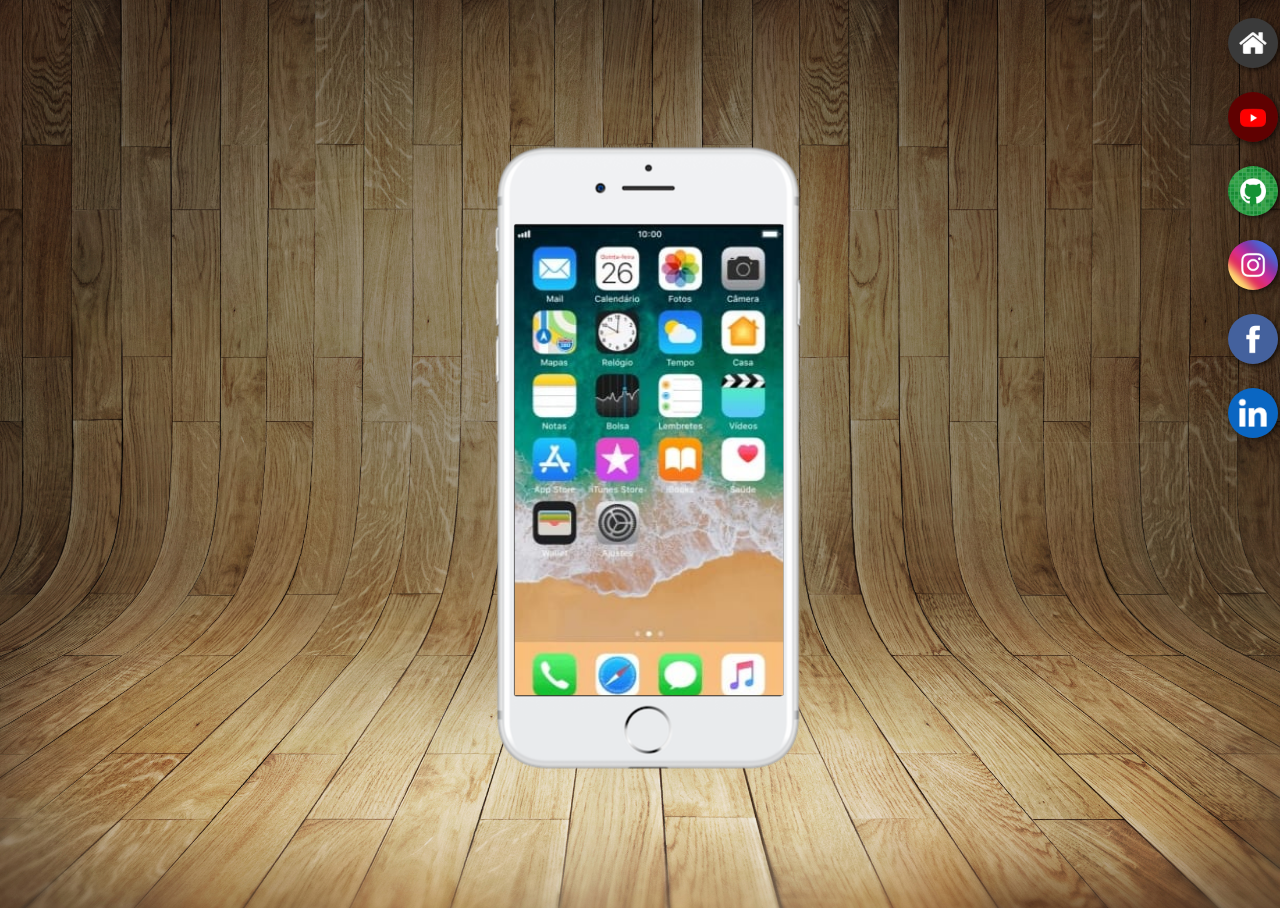
<file: index.html>
<!DOCTYPE html>
<html lang="en">
<head>
    <meta charset="UTF-8">
    <meta http-equiv="X-UA-Compatible" content="IE=edge">
    <meta name="viewport" content="width=device-width, initial-scale=1.0">
    <title>Document</title>
    <link rel="stylesheet" href="estilo/estyle.css">
    
</head>
<body>
    <main>
        <section id="telefone">
        
            <iframe src="home.html" name="tela" id="tela" frameborder="0">
                Seu navegador não é compativel com esse iframe!!!
            </iframe>
        </section>
        <section id="rede-sociais">

            <a href="home.html" target="tela"> <img src="imagens/logo-home.jpg" alt="home"><a><br>
            <a href="youtube.html" target="tela"> <img src="imagens/logo-youtube.jpg" alt="Youtube"></a><br>
            <a href="git.hub.html" target="tela"><img src="imagens/logo-github.jpg" alt="Github"></a><br>
            <a href="instagram.html" target="tela"><img src="imagens/logo-instagram.jpg" alt="Instagram"></a><br>
            <a href="facebook.html" target="tela"><img src="imagens/logo-facebook.jpg" alt="Facebook"></a><br>
            <a href="linkedin.html" target="tela"><img src="imagens/linkedin.png" alt="Linkedin"></a>
        </section>
    </main>
    
</body>
</html>
</file>
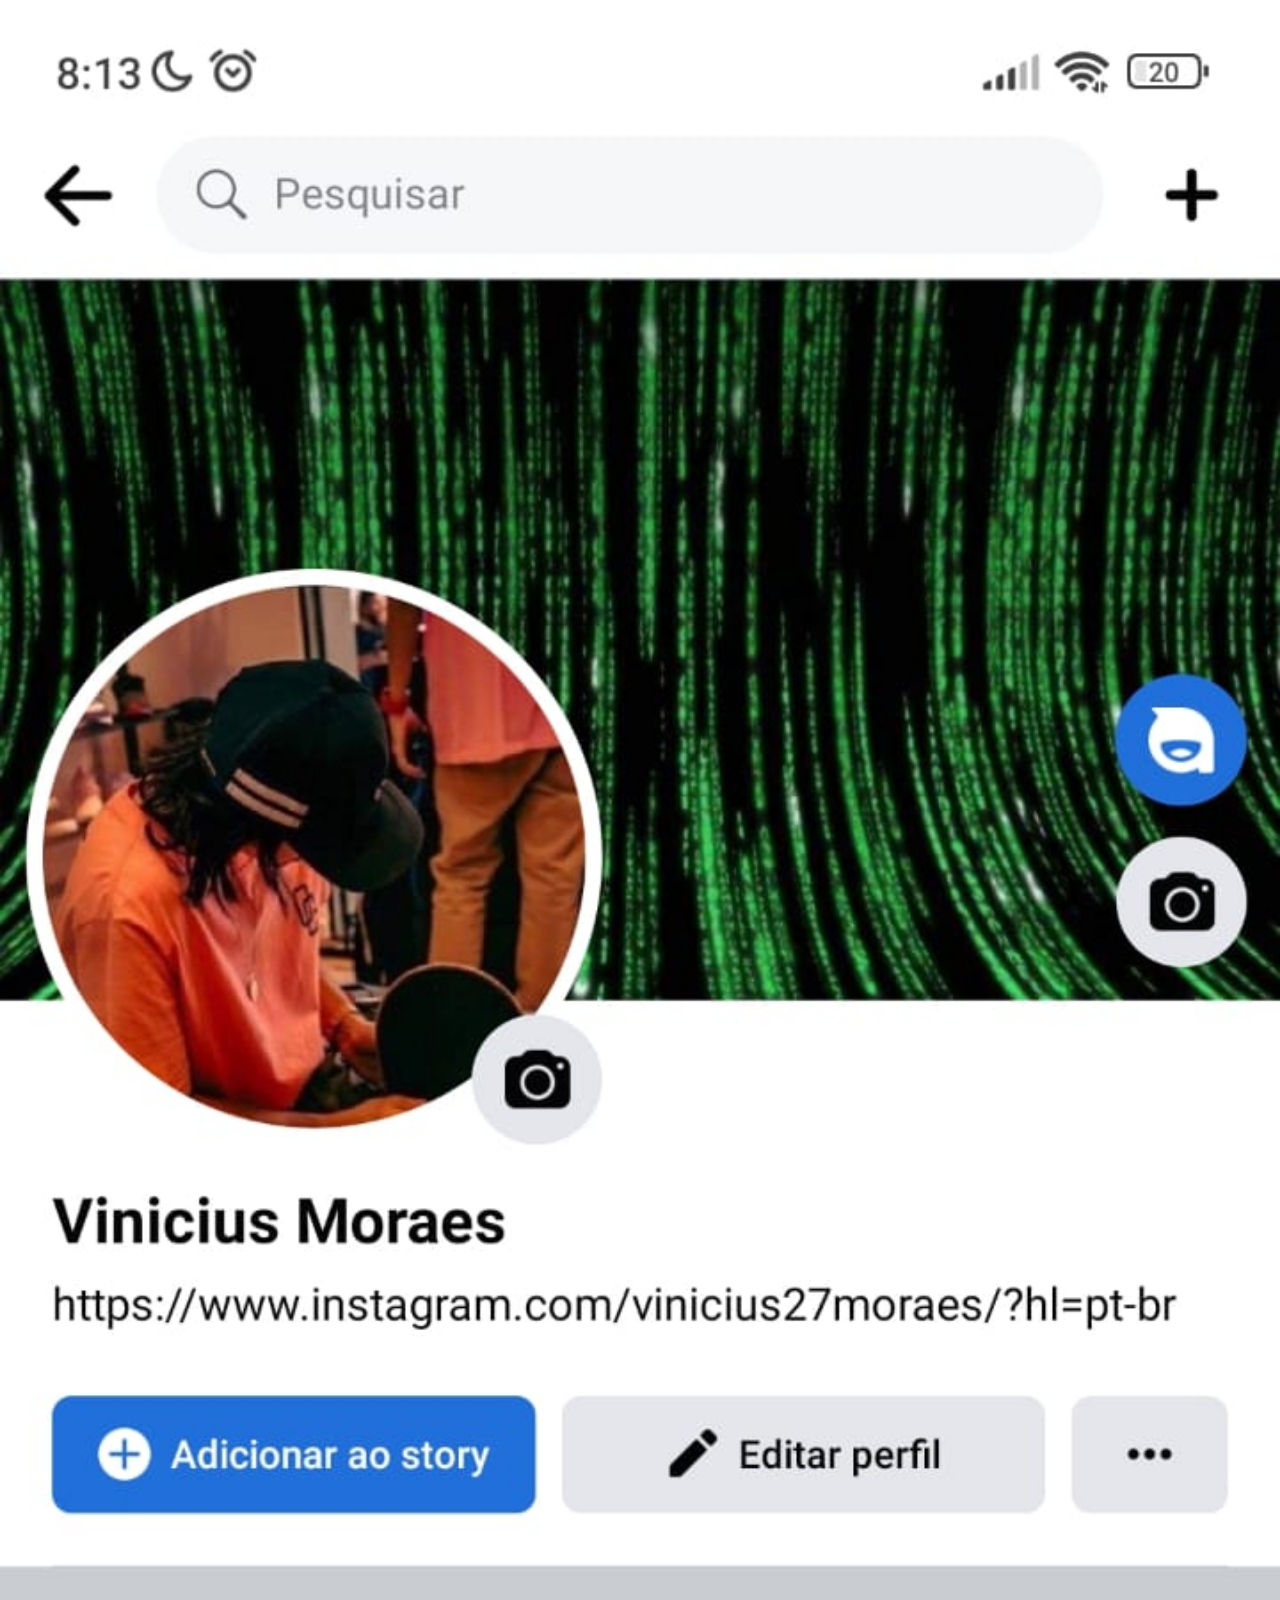
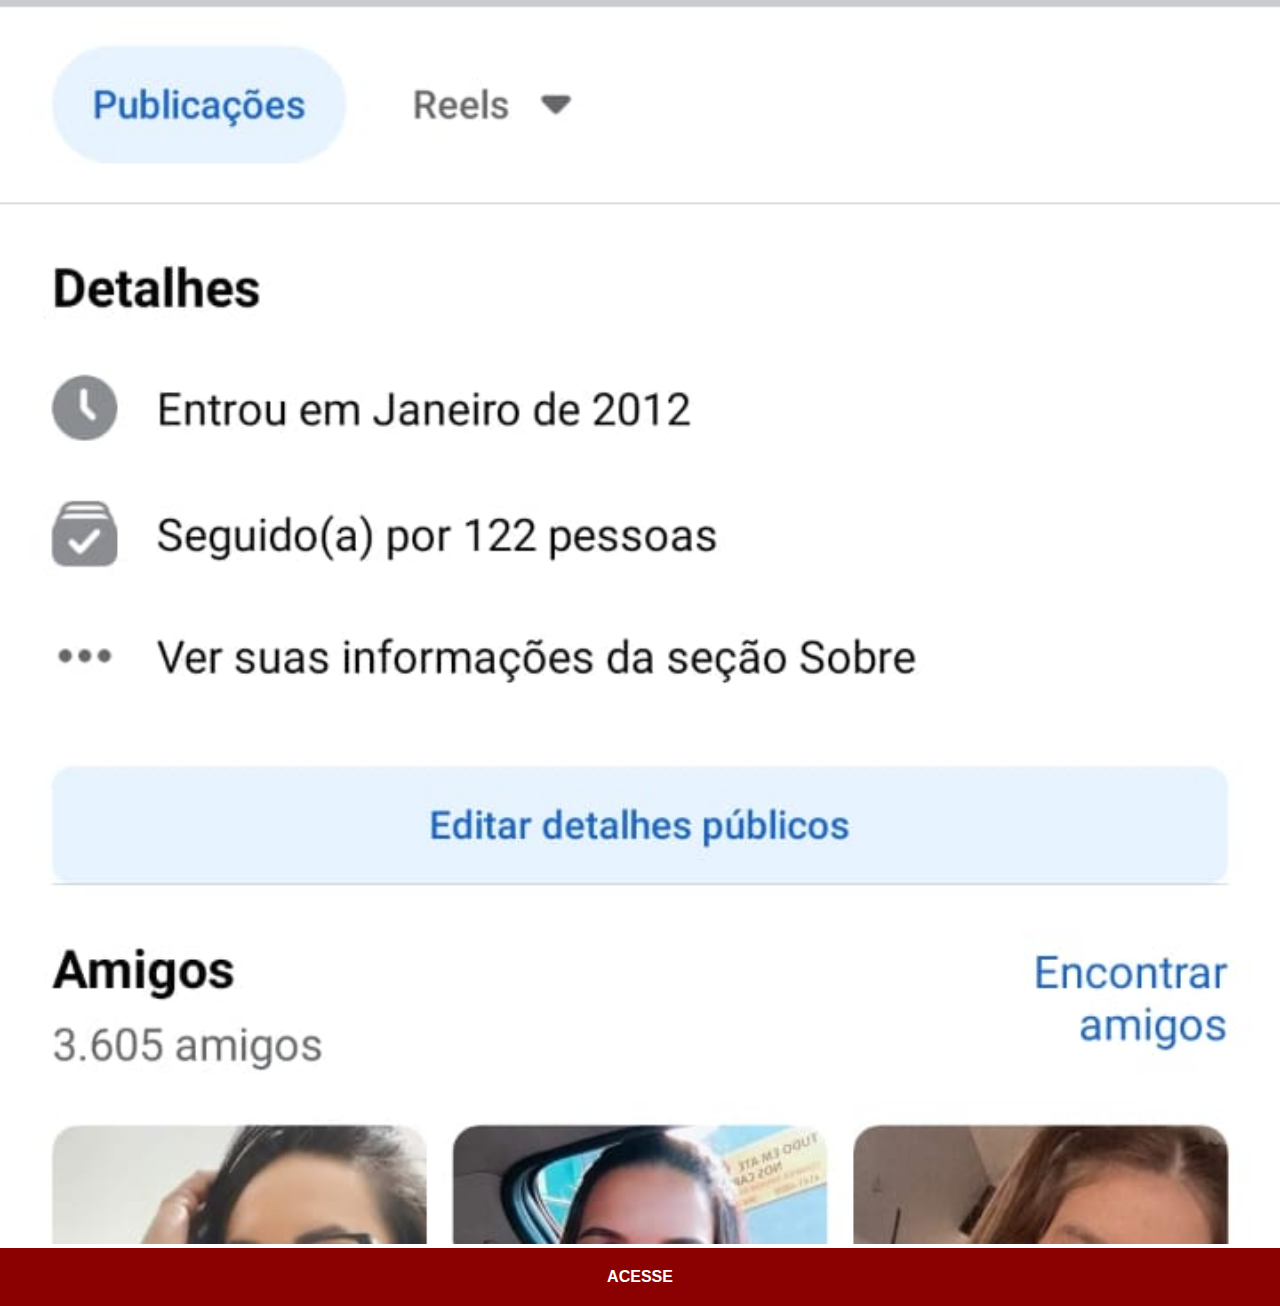
<file: facebook.html>
<!DOCTYPE html>
<html lang="pt-br">
<head>
    <meta charset="UTF-8">
    <meta http-equiv="X-UA-Compatible" content="IE=edge">
    <meta name="viewport" content="width=device-width, initial-scale=1.0">
    <title>Facebook</title>
    <link rel="stylesheet" href="estilo/social.css">
</head>
<body>
    <img src="imagens/FACEBOOK (2).jpeg" alt="Facebook">
    <a href="https://www.facebook.com/vinicius.moraes.75873" target="_blank" >ACESSE</a>
    
</body>
</html>
</file>
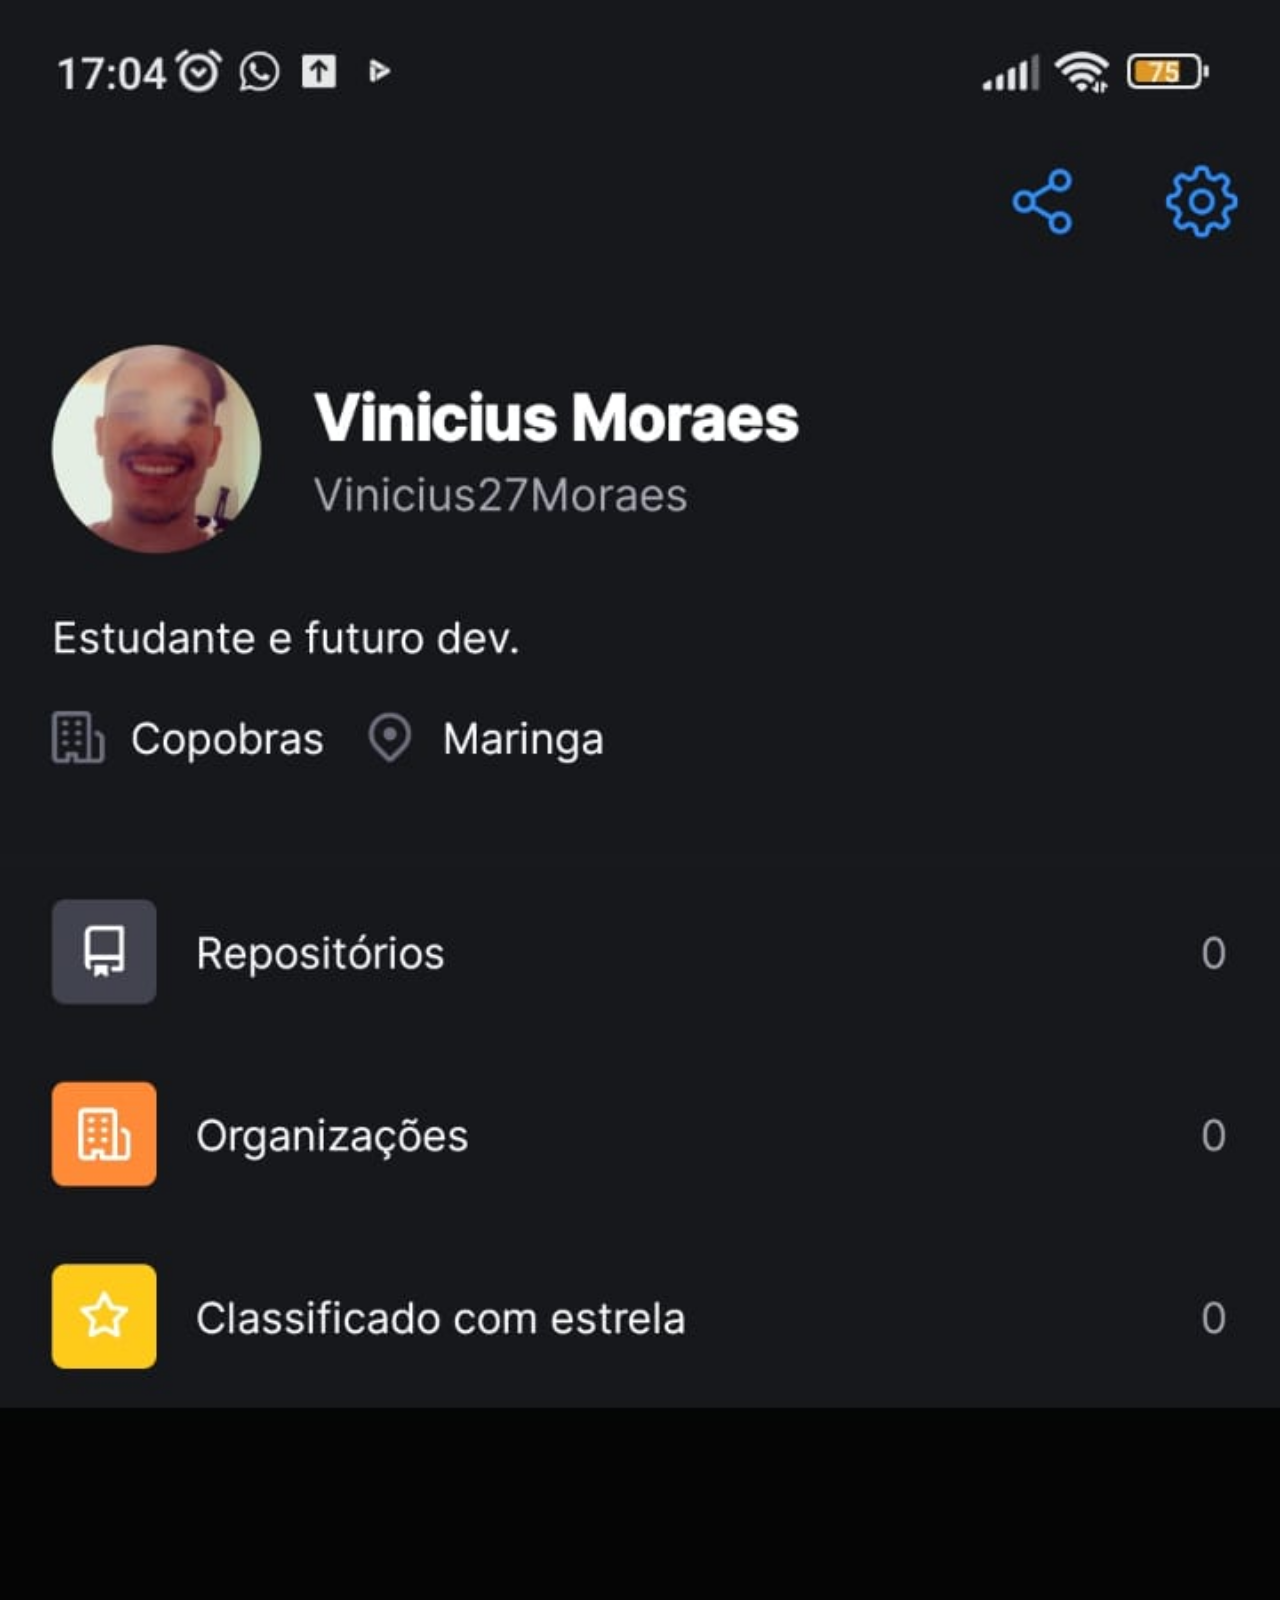
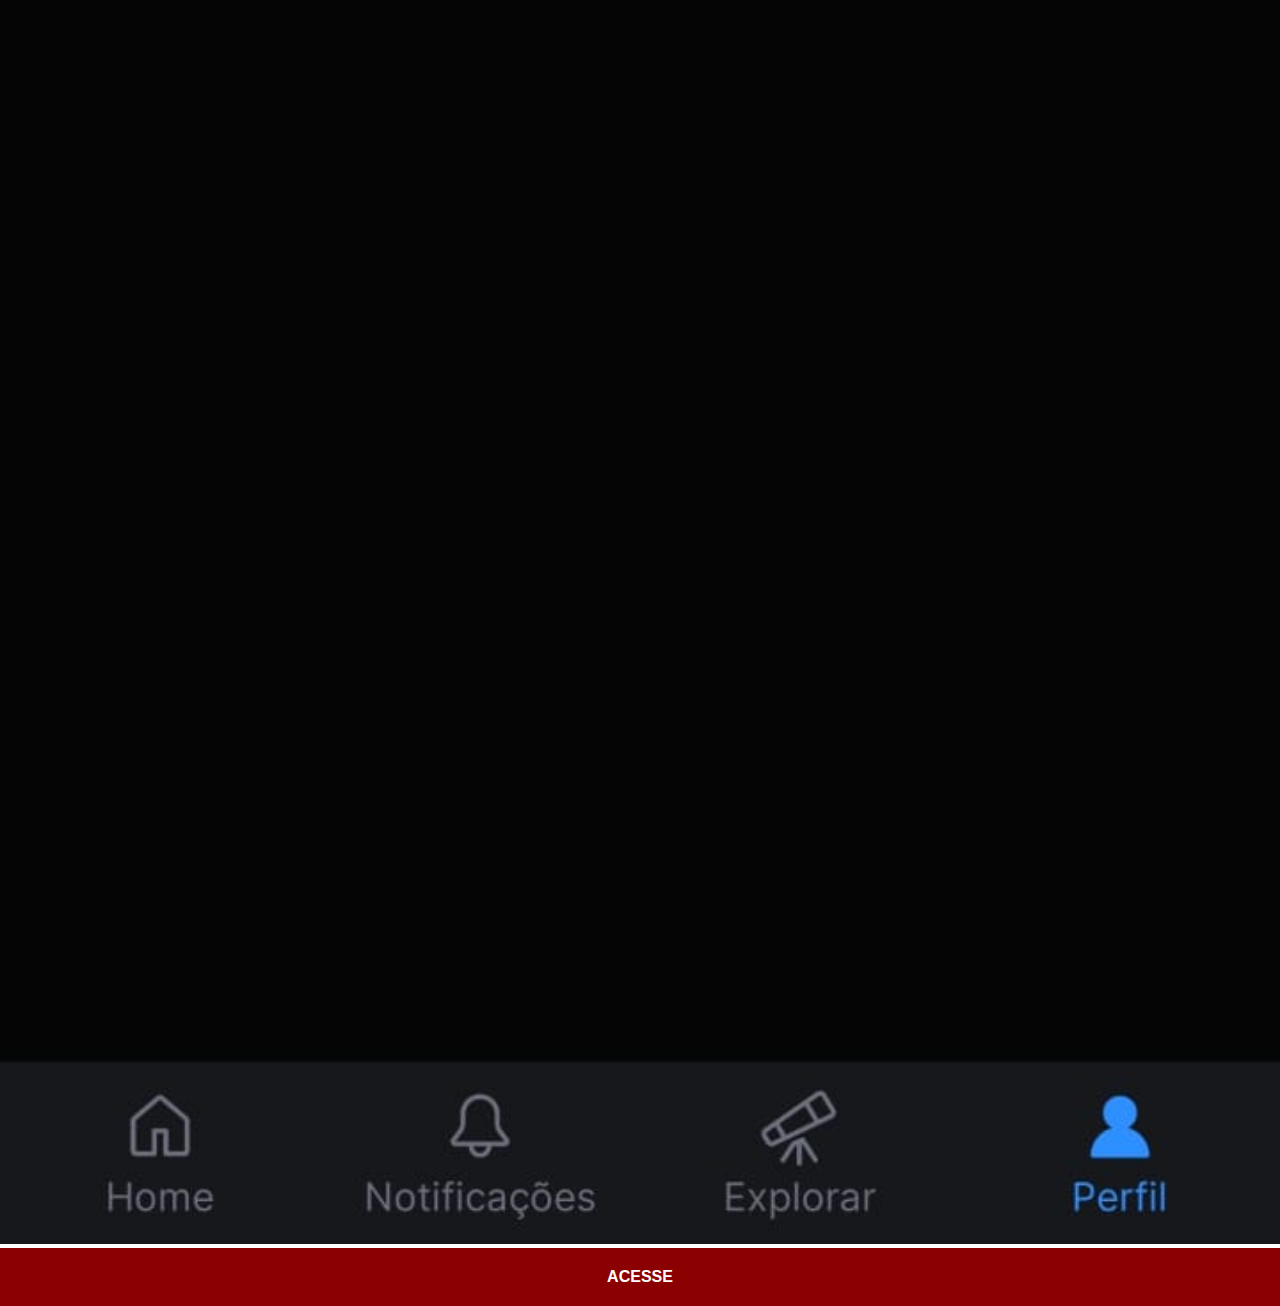
<file: git.hub.html>
<!DOCTYPE html>
<html lang="pt-br">
<head>
    <meta charset="UTF-8">
    <meta http-equiv="X-UA-Compatible" content="IE=edge">
    <meta name="viewport" content="width=device-width, initial-scale=1.0">
    <title><span class="glyphicon glyphicon-thumbs-down"></span></title>
    <link rel="stylesheet" href="estilo/social.css">
</head>
<body>
    <img src="imagens/git-hub.jpeg" alt="Git-hub">
    <a href="https://www.youtube.com/">ACESSE</a>

</body>
</html>
</file>
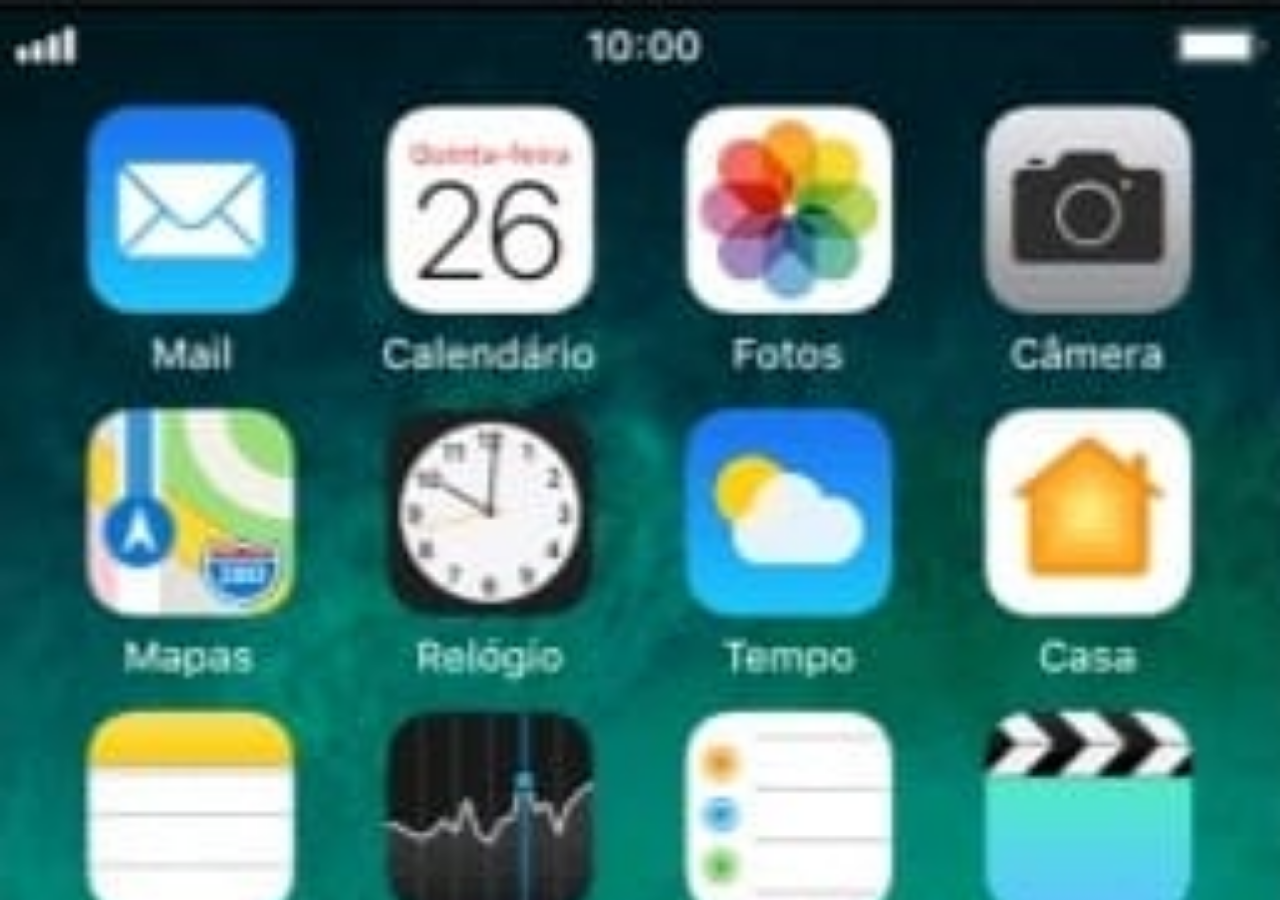
<file: home.html>
<!DOCTYPE html>
<html lang="en">
<head>
    <meta charset="UTF-8">
    <meta http-equiv="X-UA-Compatible" content="IE=edge">
    <meta name="viewport" content="width=device-width, initial-scale=1.0">
    <title>Document</title>
    <style>
        *{
            margin: 0px;
            padding: 0px;
        }
        body{
            width: 100vw;
            height: 100vh;
            background: black url('imagens/tela-home.jpeg') no-repeat top center;
            background-size: cover;
        }
    </style>
</head>
<body>
   
</body>
</html>
</file>
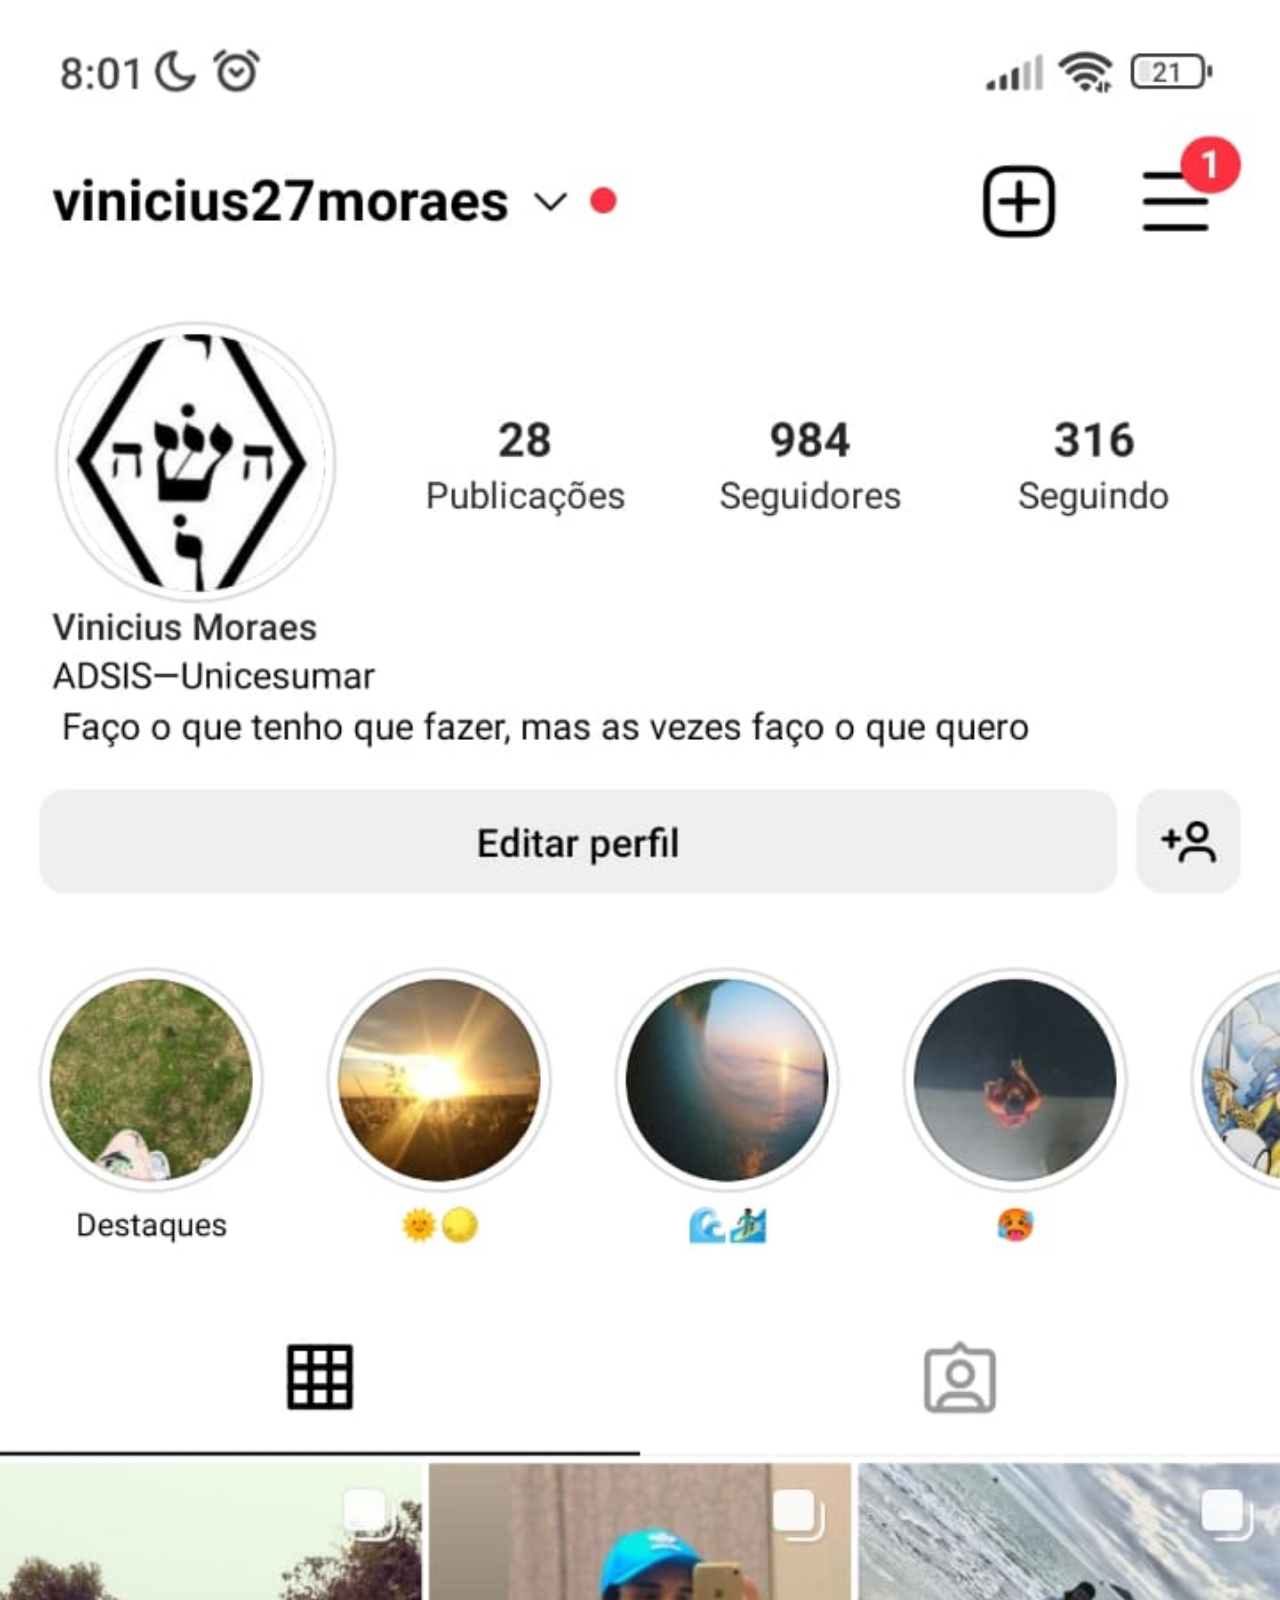
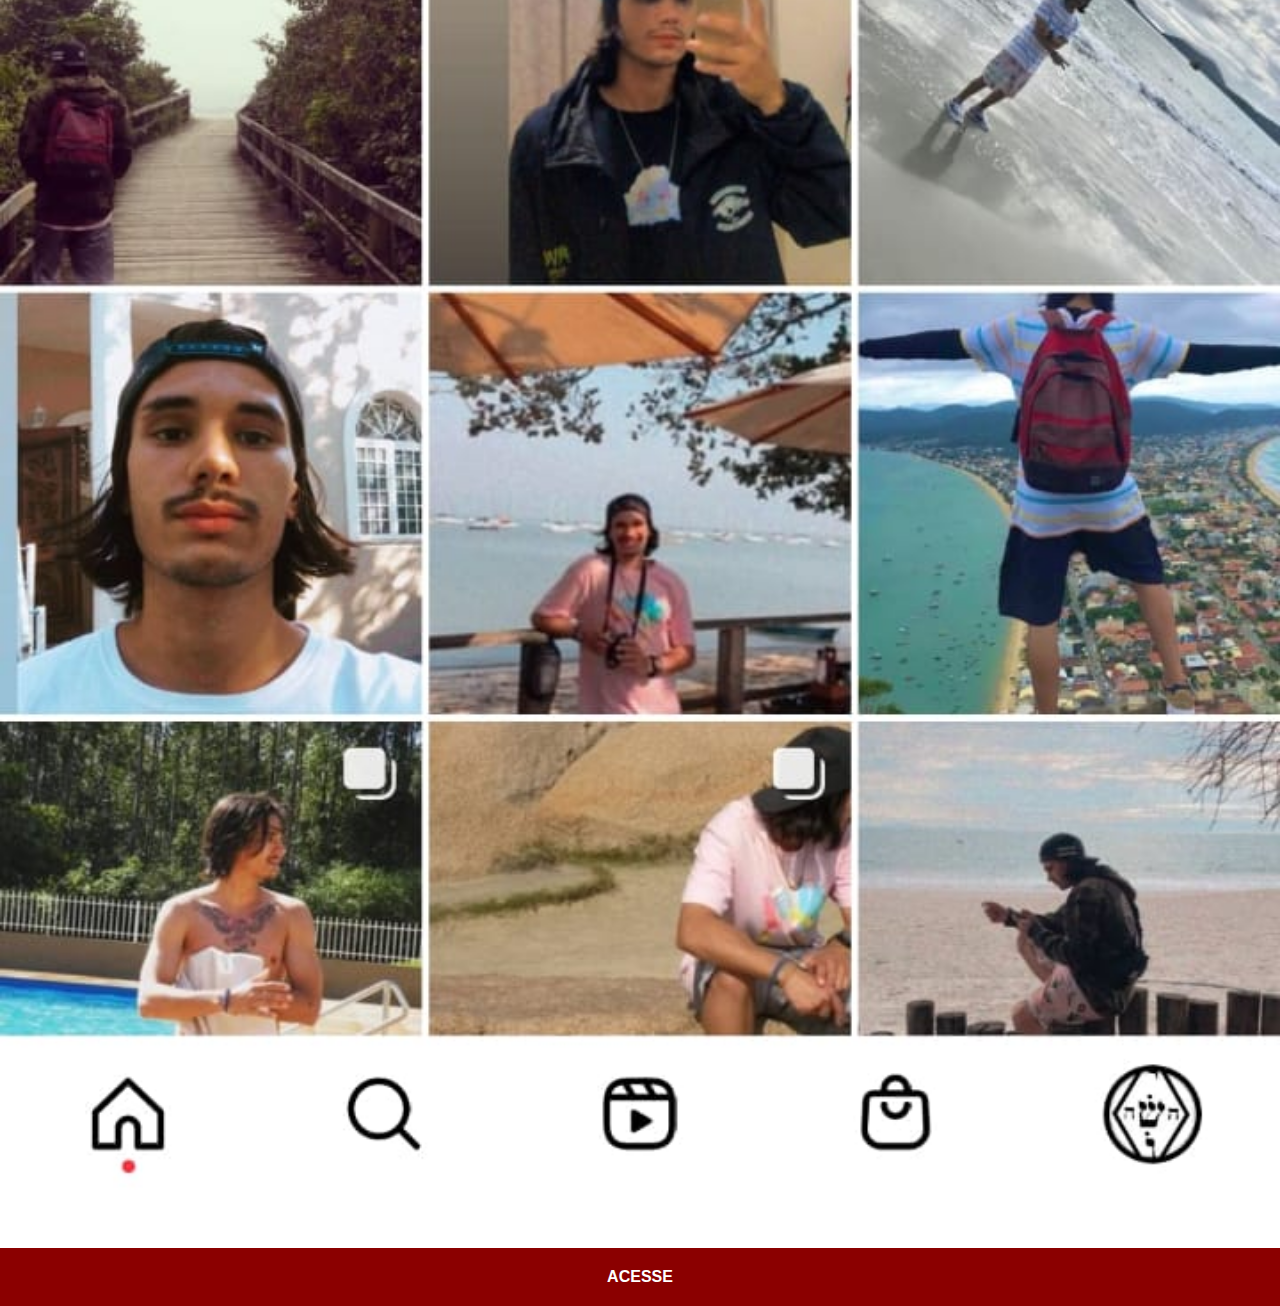
<file: instagram.html>
<!DOCTYPE html>
<html lang="pt-br">
<head>
    <meta charset="UTF-8">
    <meta http-equiv="X-UA-Compatible" content="IE=edge">
    <meta name="viewport" content="width=device-width, initial-scale=1.0">
    <title>Instagram</title>
    <link rel="stylesheet" href="estilo/social.css">
</head>
<body>
    <img src="imagens/INSTAGRAM (3).jpeg">
    <a href="https://www.instagram.com/vinicius27moraes/">ACESSE</a>
    
</body>
</html>
</file>
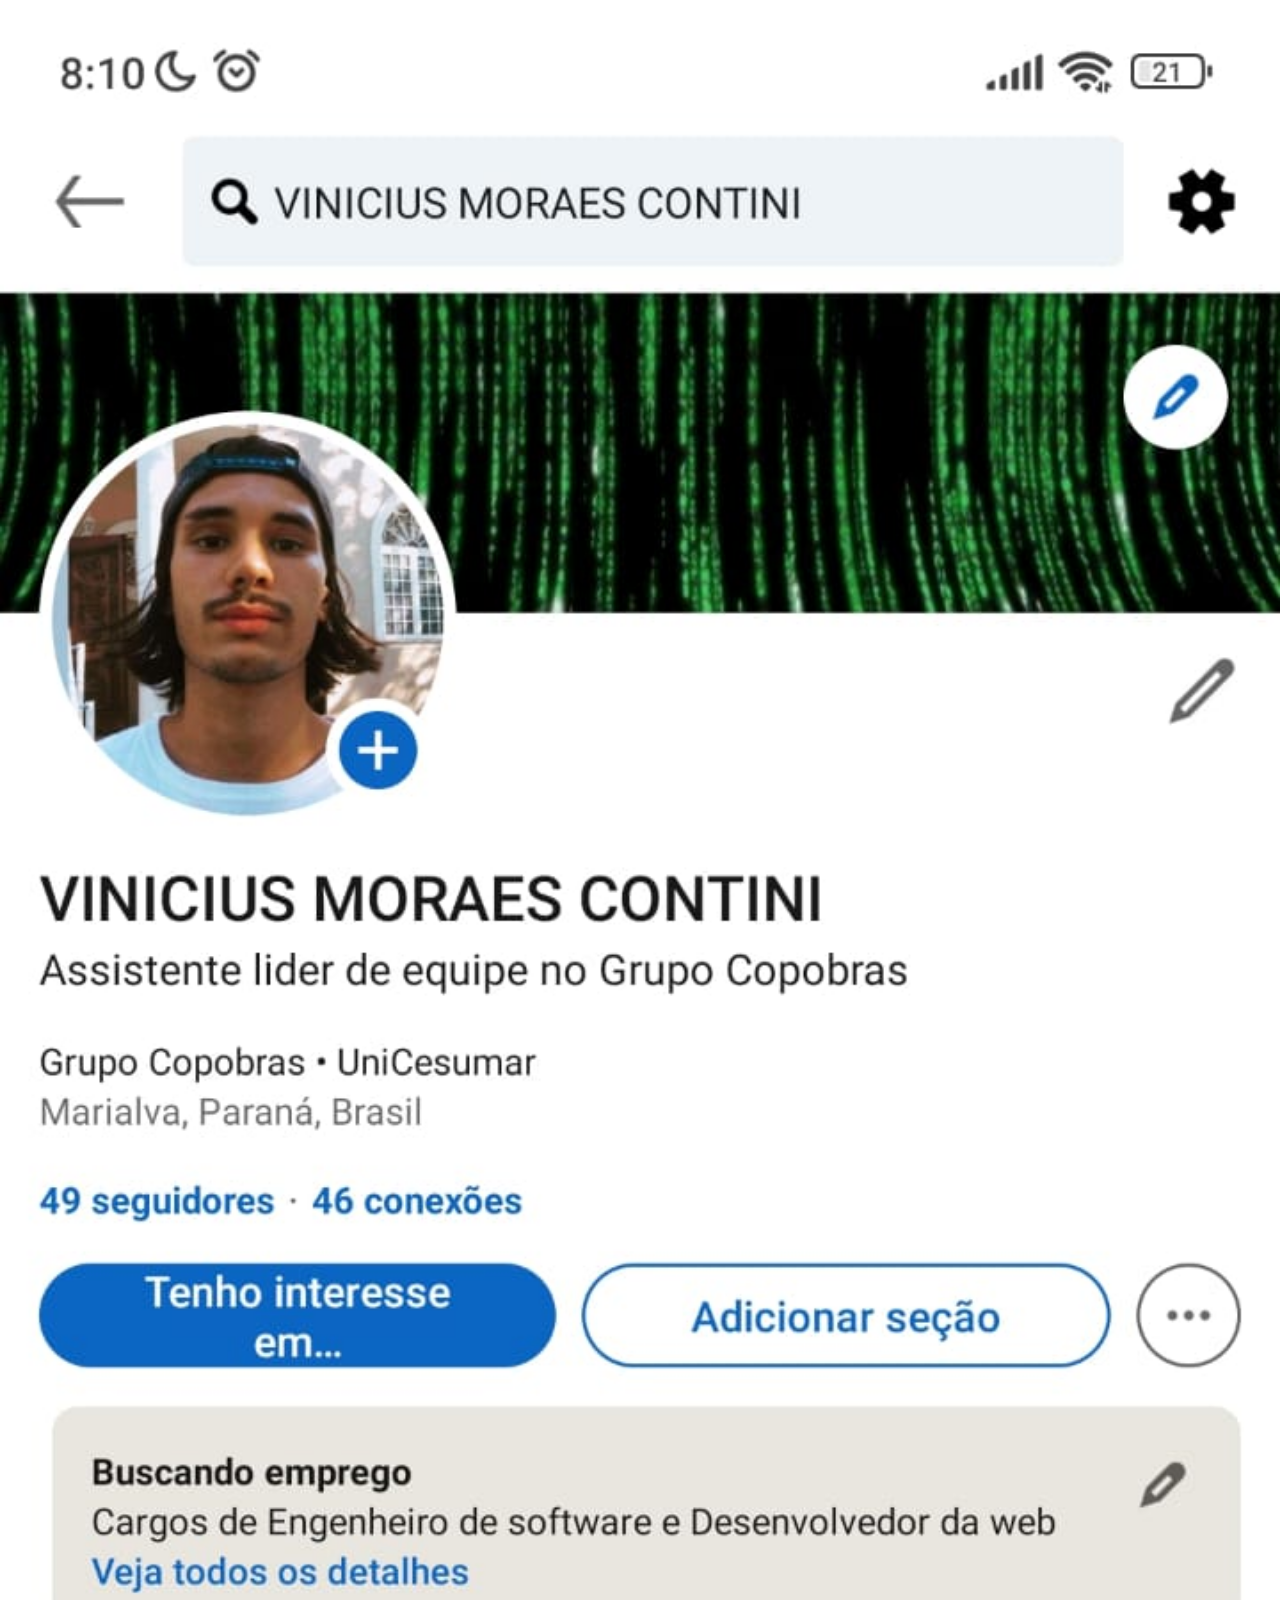
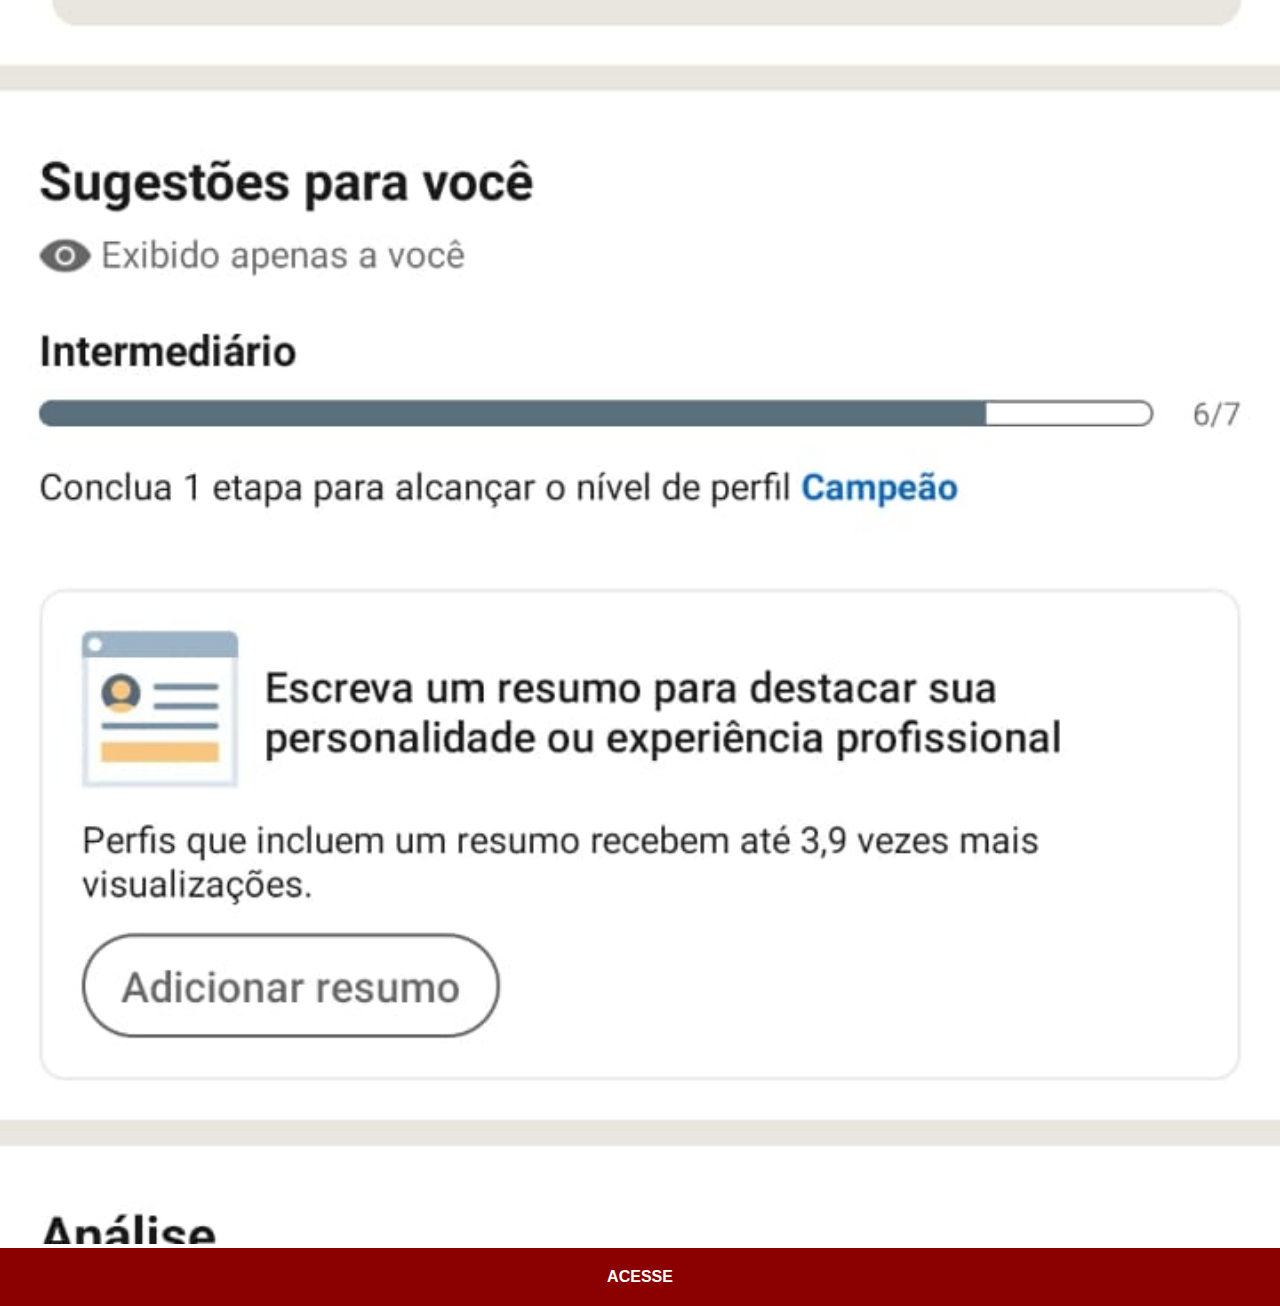
<file: linkedin.html>
<!DOCTYPE html>
<html lang="pr-br">
<head>
    <meta charset="UTF-8">
    <meta http-equiv="X-UA-Compatible" content="IE=edge">
    <meta name="viewport" content="width=device-width, initial-scale=1.0">
    <title>Linkedin</title>
    <link rel="stylesheet" href="estilo/social.css">
</head>
<body>
    <img src="imagens/LINKEDIN (3).jpeg" alt="linkedin">
    <a href="https://www.linkedin.com/in/vinicius-moraes-contini-123912242/">ACESSE</a>
    
</body>
</html>
</file>
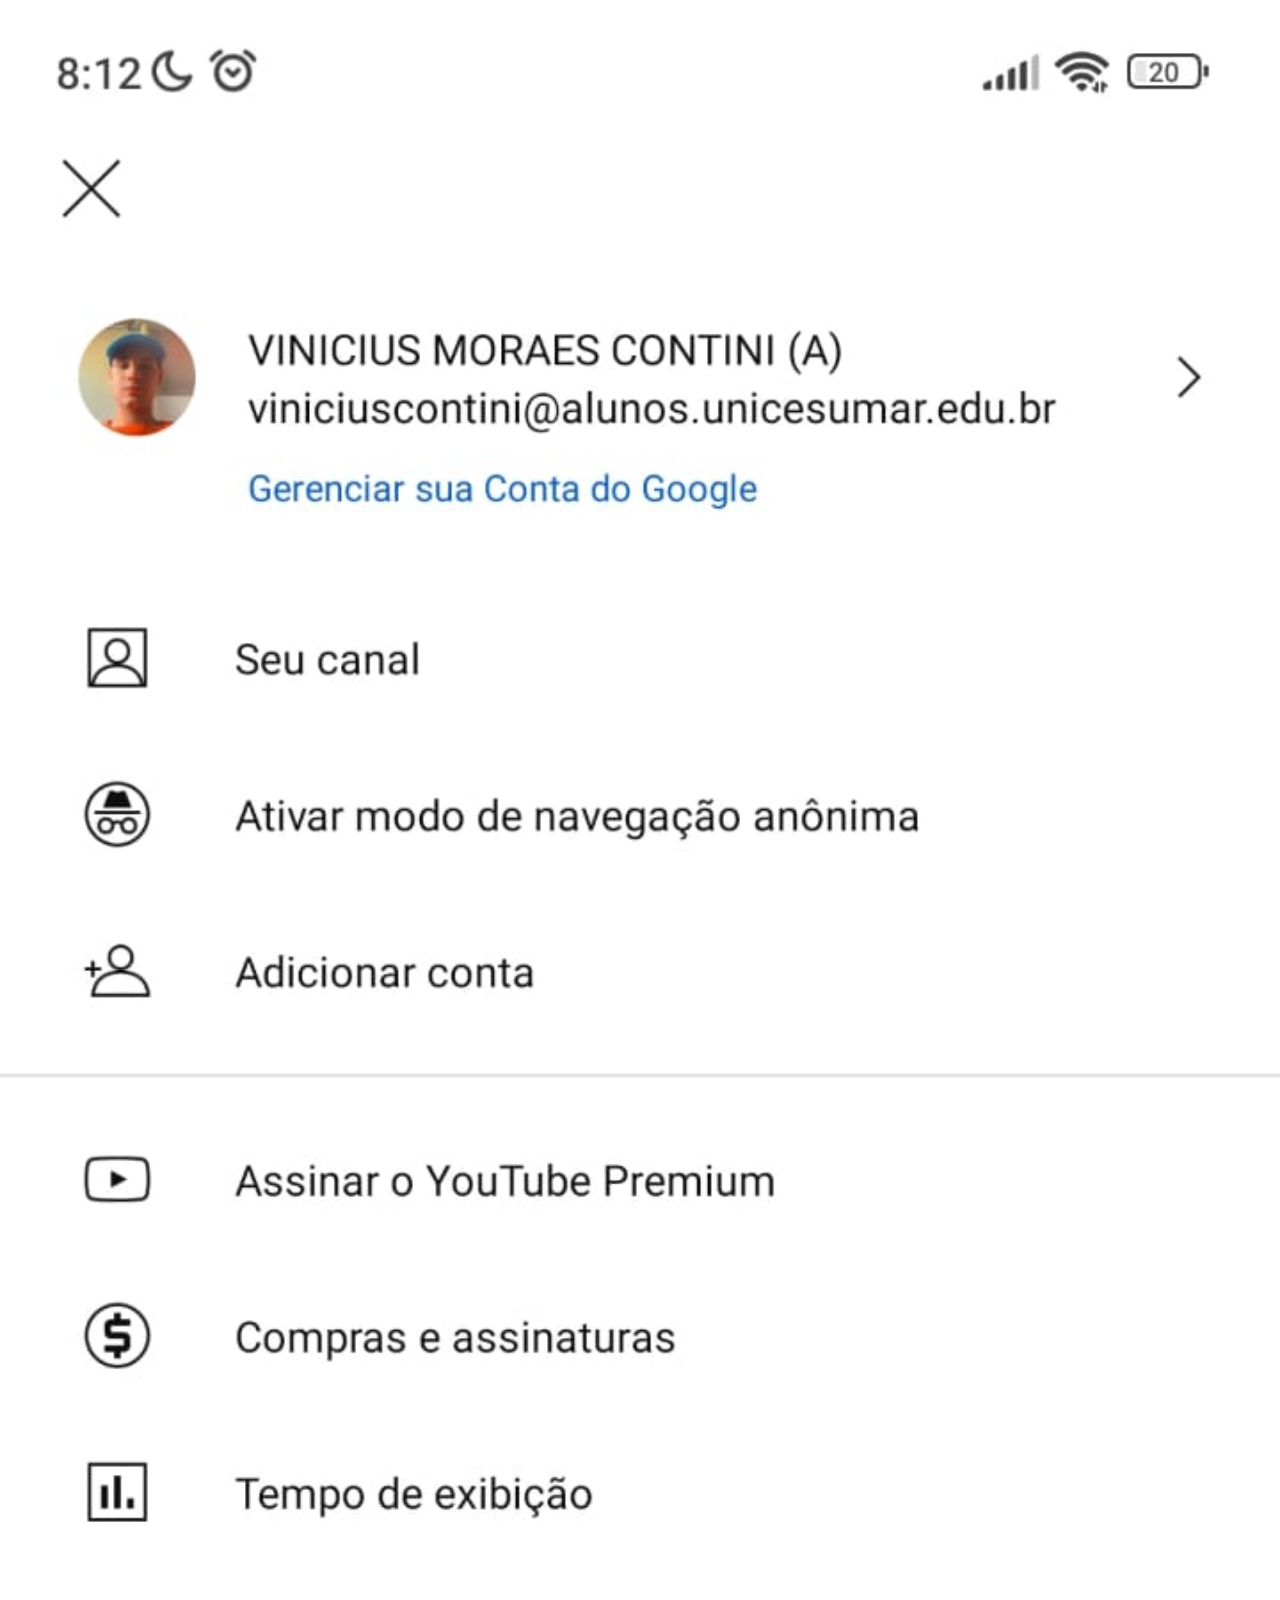
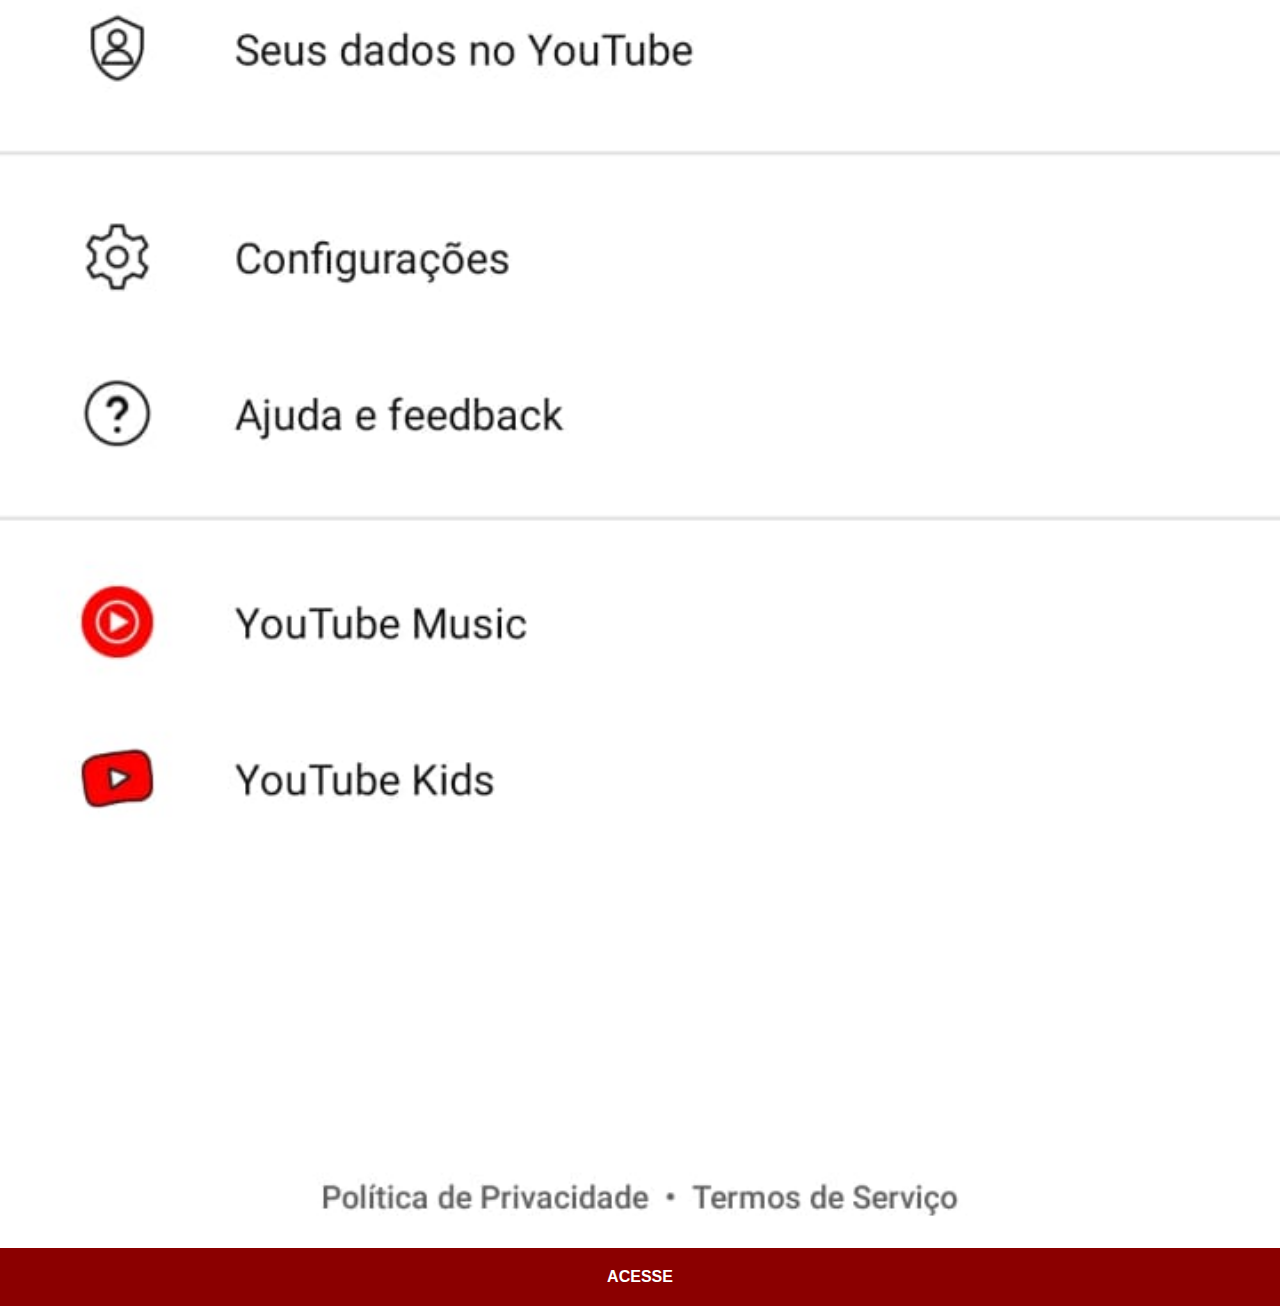
<file: youtube.html>
<!DOCTYPE html>
<html lang="pt-br">
<head>
    <meta charset="UTF-8">
    <meta http-equiv="X-UA-Compatible" content="IE=edge">
    <meta name="viewport" content="width=device-width, initial-scale=1.0">
    <title>Youtube</title>
    <link rel="stylesheet" href="estilo/social.css">
</head>
<body>
    <img src="imagens/YOUTUBE.jpeg" alt="Youtube">
    <a href="https://www.youtube.com/">ACESSE</a>

</body>
</html>
</file>
<file: estilo/estyle.css>
@charset "UTF-8"


*{
    margin: 0px;
    padding: 0px;
    font-family: Arial, Helvetica, sans-serif;
}


html, body{
    height: 100vh;
    width: 100vw;
    overflow-y:hidden;
    overflow-x:hidden;
}

body{
    background: url('../imagens/fundo-madeira.jpg') no-repeat top center;
    background-size: cover;
    background-attachment: fixed;
}

main{
    position: relative;
    height: 100vh;

}


section#telefone{
    position:  absolute;
    top: 50%;
    left: 50%;
    transform: translate(-50%, -50%);

    height: 627px;
    width: 311px;
    background-color: blue;
    background: url('../imagens/frame-iphone.png') no-repeat;

}

iframe#tela{
    position: relative;
    top: 80px;
    left: 22px;
    width: 269px;
    height: 471px;

}
section#rede-sociais{
    text-align: right;
}
section#rede-sociais img{
    width: 50px;
    margin: 10px;
    border-radius: 50%;
    box-shadow:  2px 2px 5px rgba(0, 0, 0, 0.616);   

}
</file>
<file: estilo/social.css>
@charset   "UTF-8";

*{
    padding: 0px;
    margin: 0px;
    font-family: Arial, Helvetica, sans-serif;
}

::-webkit-scrollbar{
    width: 0px;
    height: 0px;
}
img{
    width: 100vw;
}

a{
    display: block;
    background-color: darkred;
    color: white;
    padding: 20px;
    text-align: center;
    font-weight: bolder;
    text-decoration: none;
}

a:hover{
    background-color: red;

}
</file>
